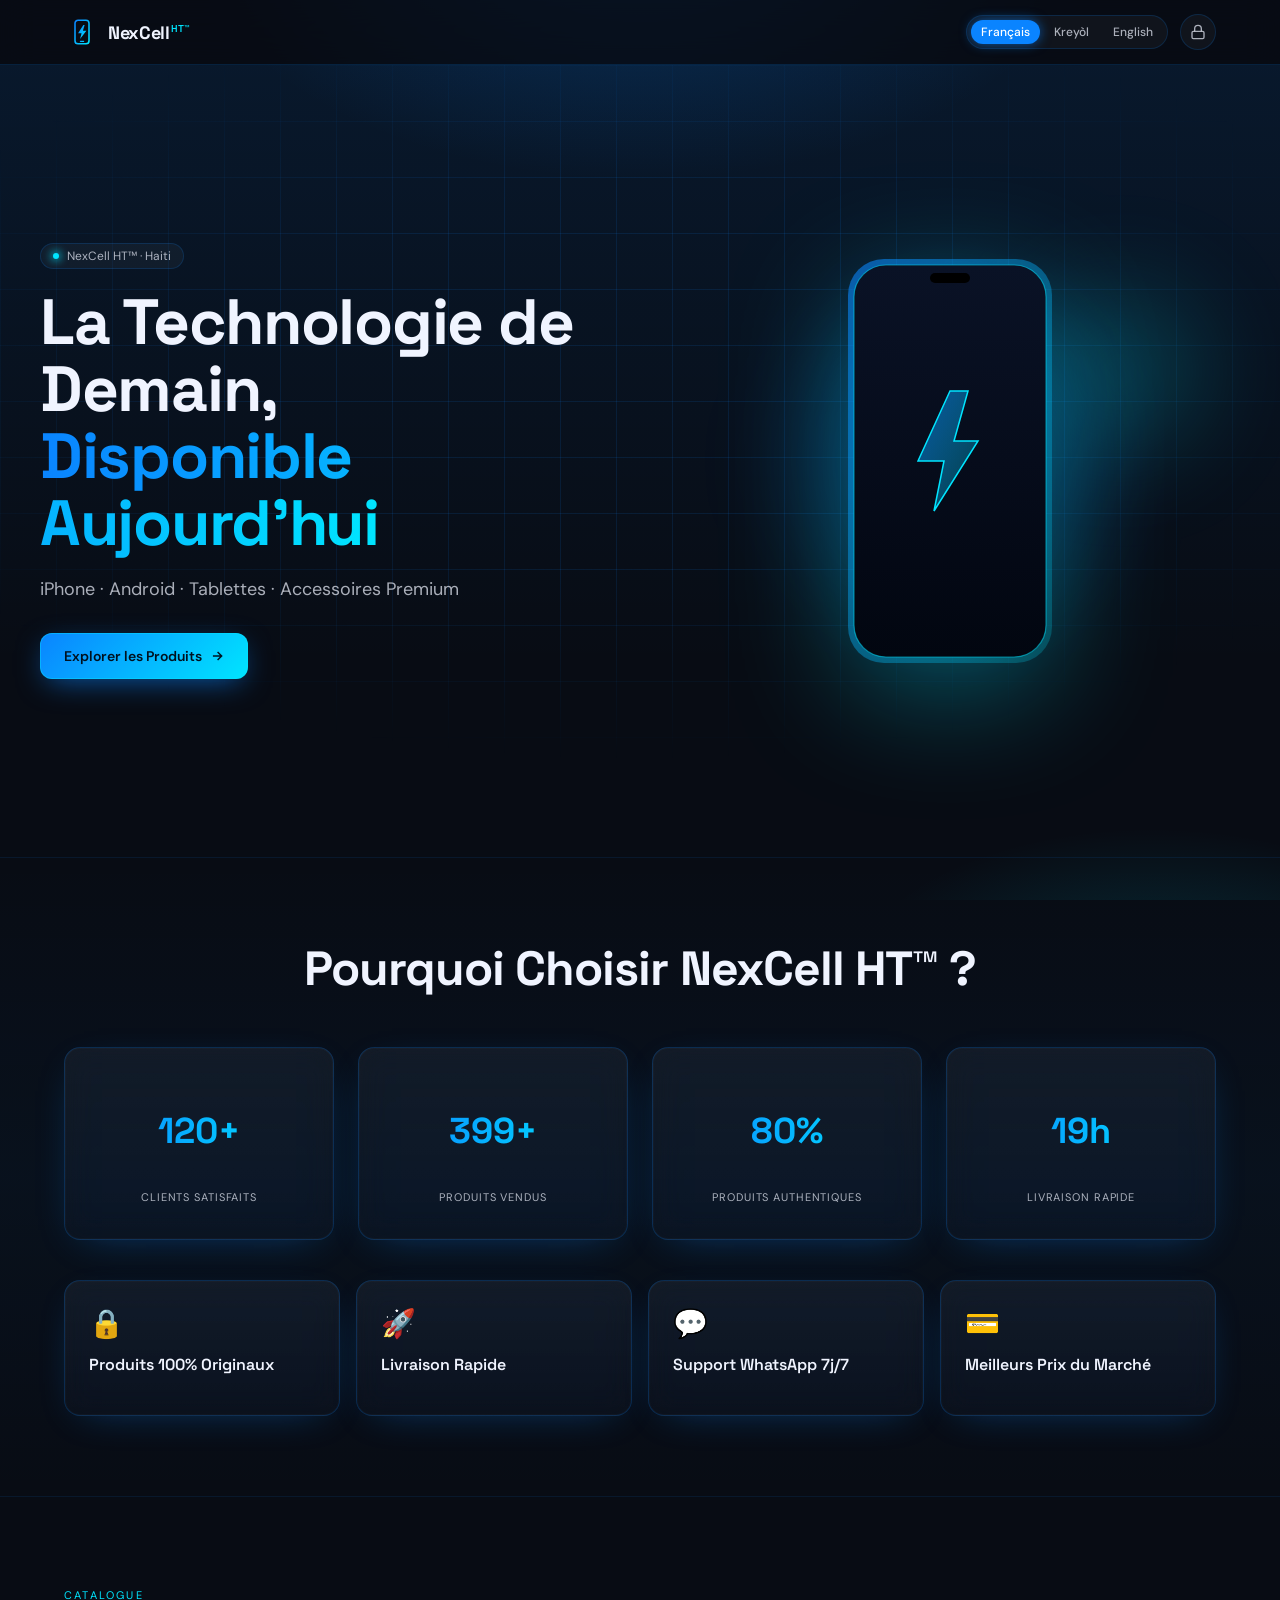
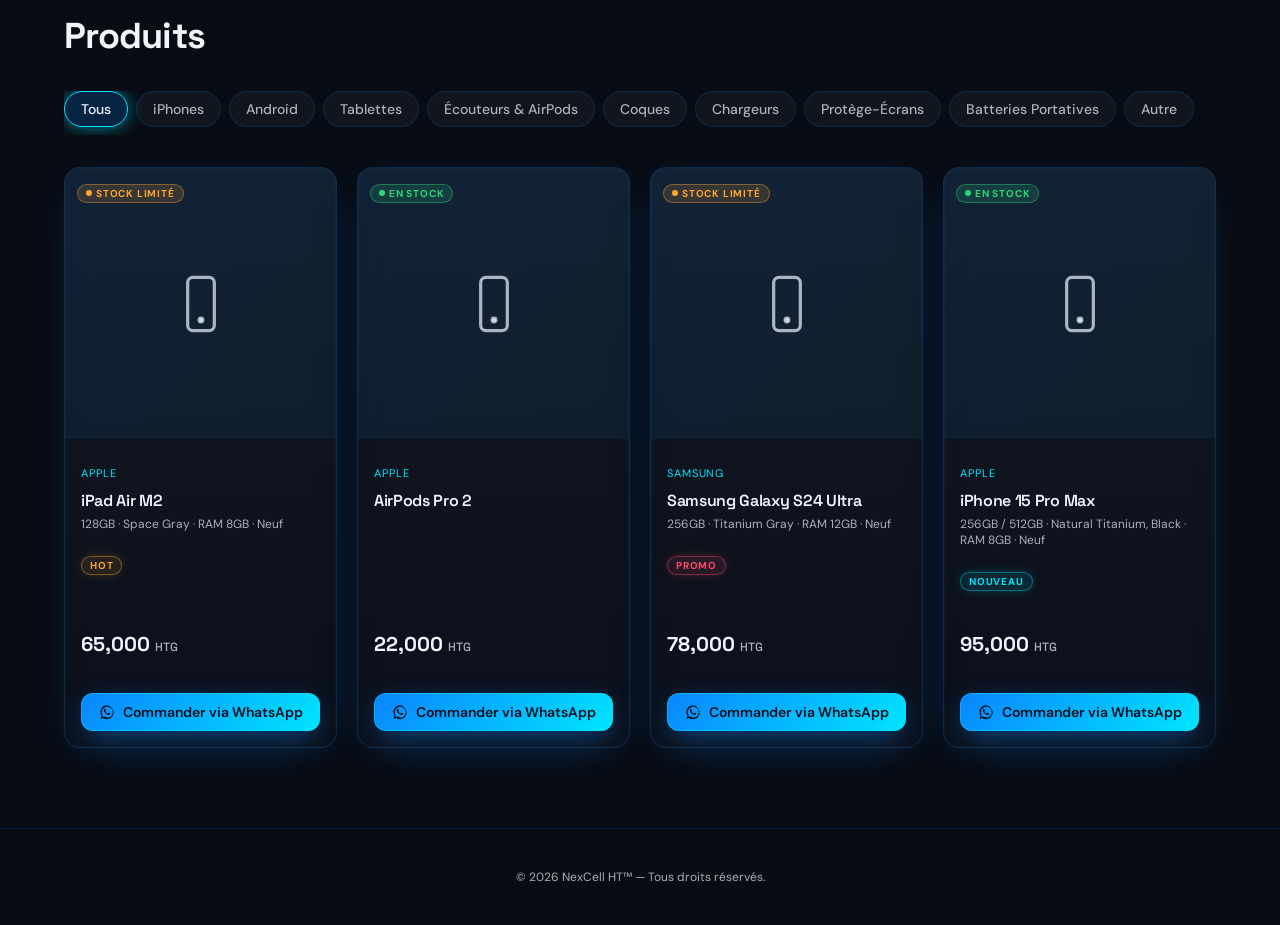
<file: index.html>
<!doctype html>
<html lang="fr">
<head>
<meta charset="utf-8"/>
<meta name="viewport" content="width=device-width,initial-scale=1"/>
<title>NexCell HT™ — iPhones, Android, Tablettes & Accessoires Premium en Haïti</title>
<meta name="description" content="NexCell HT™ — Boutique high-tech premium en Haïti. iPhone, Android, tablettes, AirPods, coques, chargeurs et plus. Commande rapide via WhatsApp."/>
<meta property="og:title" content="NexCell HT™ — Premium Tech Store Haiti"/>
<meta property="og:description" content="iPhone, Android, tablettes et accessoires premium. Livraison rapide en Haïti."/>
<meta property="og:type" content="website"/>
<link rel="preconnect" href="https://fonts.googleapis.com"/>
<link rel="preconnect" href="https://fonts.gstatic.com" crossorigin/>
<link href="https://fonts.googleapis.com/css2?family=DM+Sans:wght@400;500;600;700&family=Space+Grotesk:wght@500;600;700&display=swap" rel="stylesheet"/>
<link rel="stylesheet" href="assets/styles.css"/>
</head>
<body>
<script src="assets/i18n.js"></script>
<script src="assets/store.js"></script>
<script src="assets/app.js"></script>
</body>
</html>
</file>
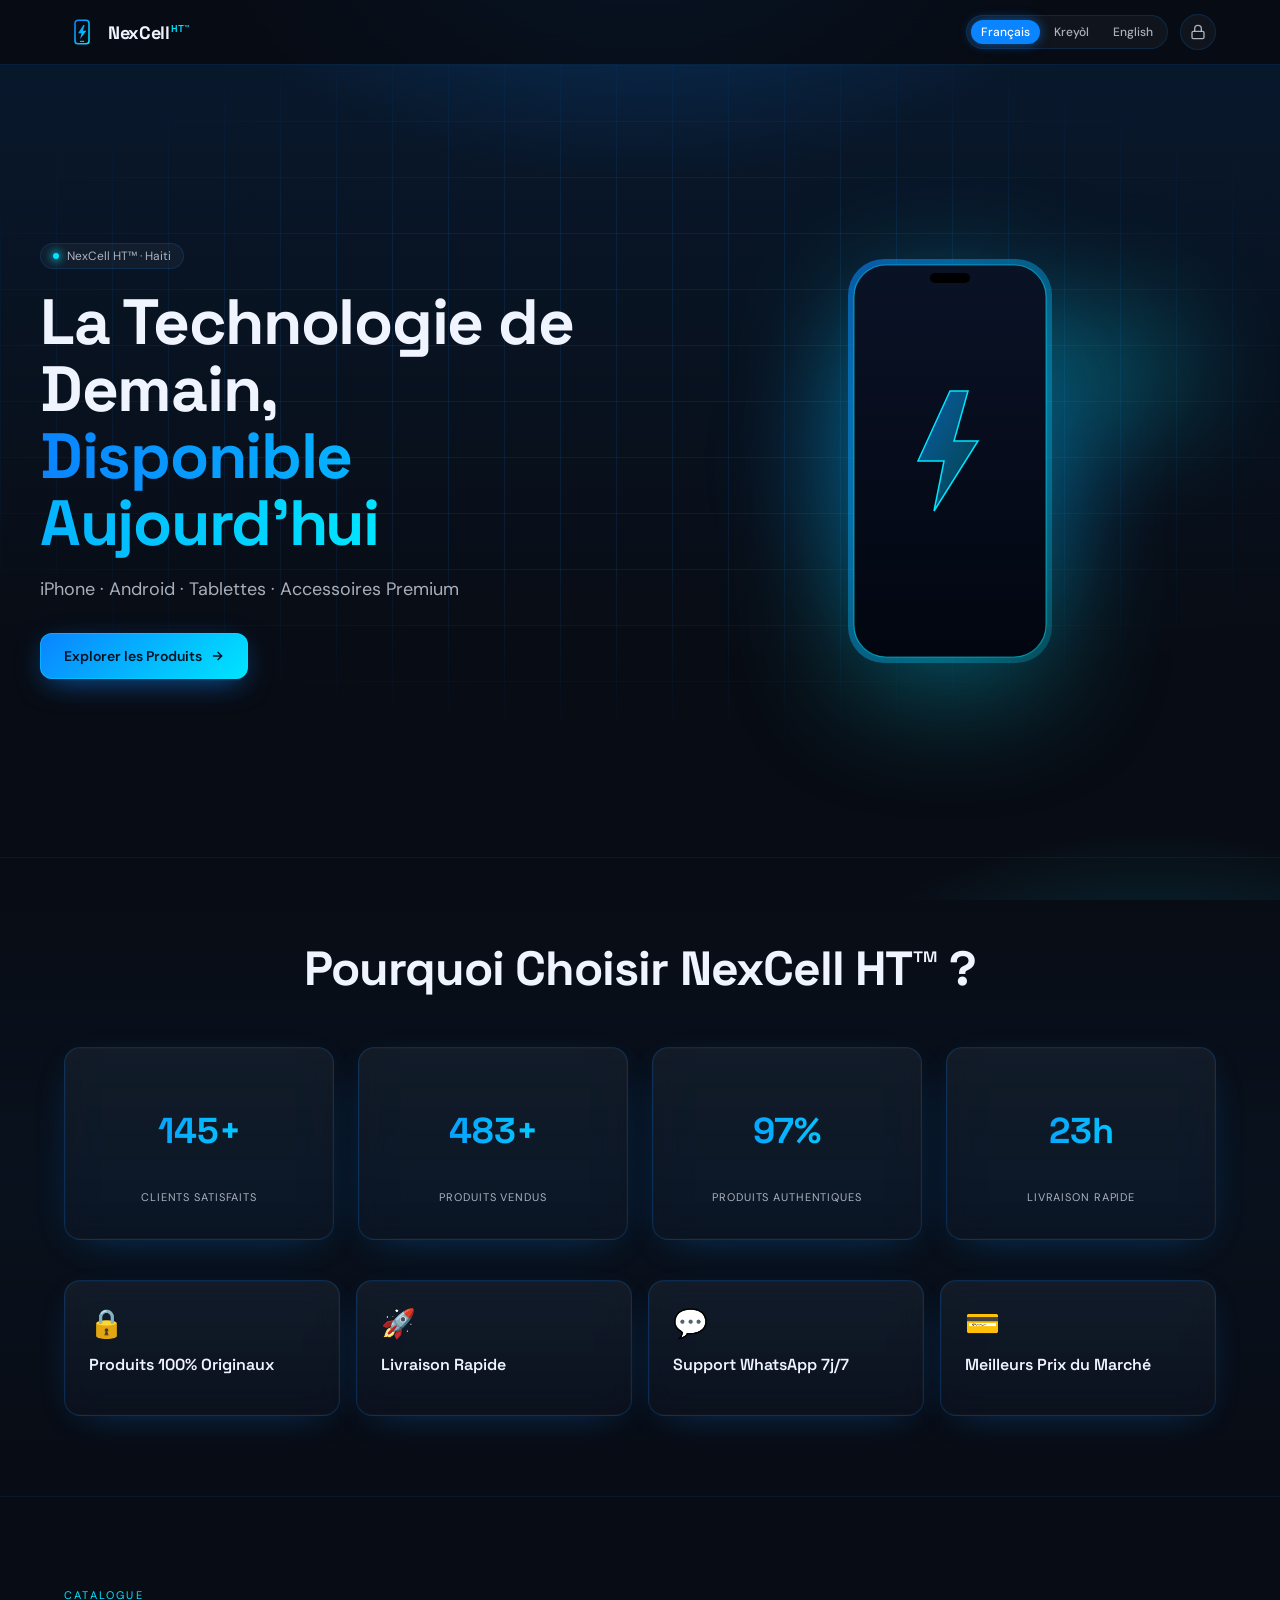
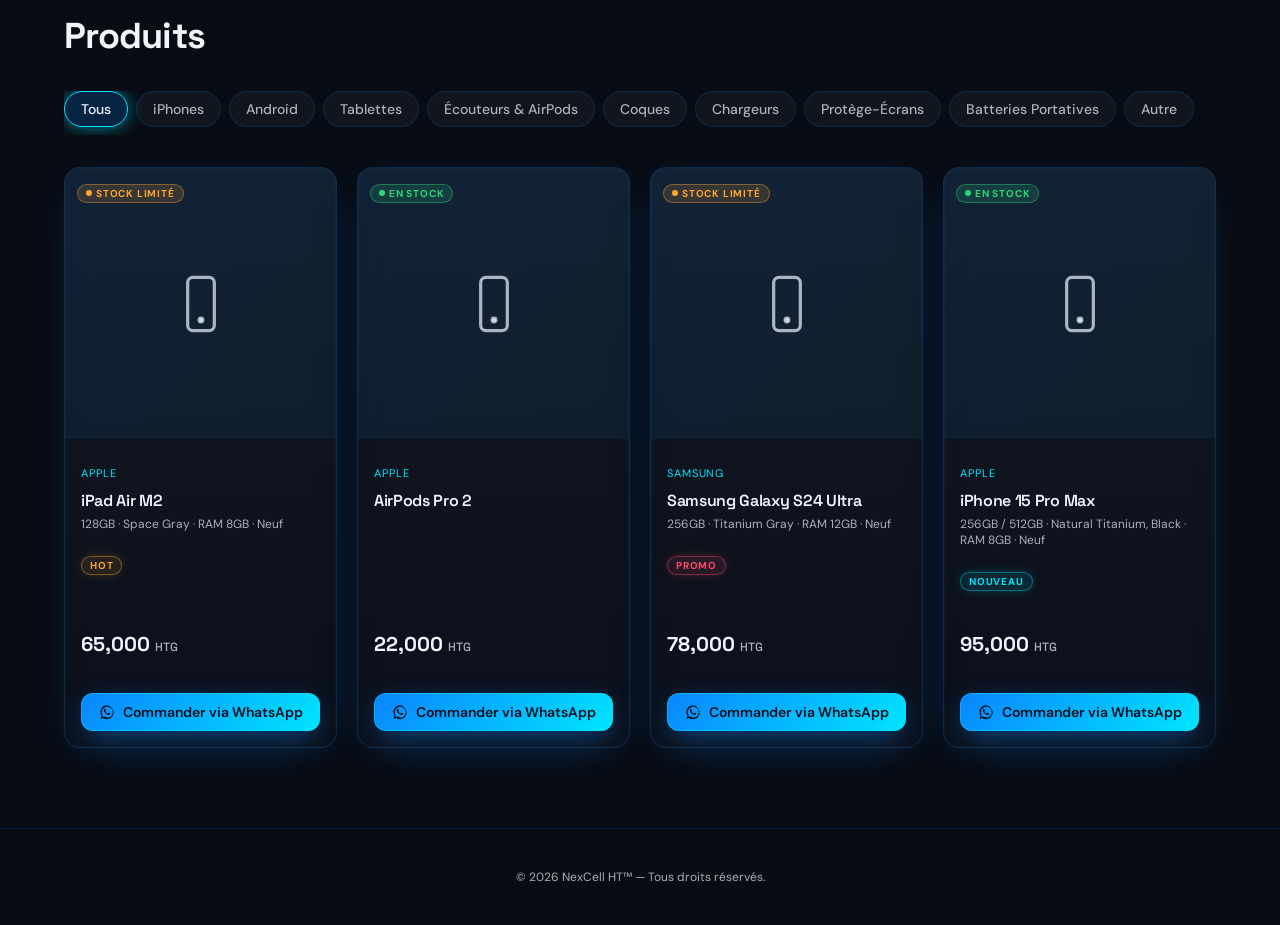
<file: admin.html>
<!doctype html>
<html lang="fr">
<head>
<meta charset="utf-8"/>
<meta name="viewport" content="width=device-width,initial-scale=1"/>
<title>Admin — NexCell HT™</title>
<meta name="robots" content="noindex,nofollow"/>
<link rel="preconnect" href="https://fonts.googleapis.com"/>
<link rel="preconnect" href="https://fonts.gstatic.com" crossorigin/>
<link href="https://fonts.googleapis.com/css2?family=DM+Sans:wght@400;500;600;700&family=Space+Grotesk:wght@500;600;700&display=swap" rel="stylesheet"/>
<link rel="stylesheet" href="assets/styles.css"/>
</head>
<body>
<script src="assets/i18n.js"></script>
<script src="assets/store.js"></script>
<script src="assets/admin.js"></script>
</body>
</html>
</file>
<file: assets/styles.css>
/* NexCell HT™ — static export */
:root{
  --background:#080C14;
  --surface:rgba(255,255,255,0.04);
  --surface-2:rgba(255,255,255,0.06);
  --foreground:#F0F4FF;
  --muted:rgba(240,244,255,0.55);
  --muted-foreground:rgba(240,244,255,0.7);
  --border:rgba(10,132,255,0.18);
  --border-glow:rgba(0,229,255,0.55);
  --primary:#0A84FF;
  --primary-foreground:#ffffff;
  --accent:#00E5FF;
  --success:#2BD67B;
  --warning:#FFA630;
  --danger:#FF4D6D;
  color-scheme:dark;
}
*{box-sizing:border-box;border-color:var(--border);}
html,body{margin:0;padding:0;background:var(--background);color:var(--foreground);font-family:'DM Sans',system-ui,sans-serif;-webkit-font-smoothing:antialiased;}
body{
  background-image:
    radial-gradient(60% 50% at 50% -10%, rgba(10,132,255,0.25), transparent 60%),
    radial-gradient(40% 30% at 90% 110%, rgba(0,229,255,0.15), transparent 60%);
  background-attachment:fixed;
  min-height:100vh;
}
h1,h2,h3,h4,h5,h6{font-family:'Space Grotesk',sans-serif;letter-spacing:-0.02em;margin:0;}
a{color:inherit;text-decoration:none;}
button{font-family:inherit;cursor:pointer;border:0;background:transparent;color:inherit;}
input,select,textarea{font-family:inherit;}

.container{max-width:1200px;margin:0 auto;padding:0 16px;}
@media(min-width:640px){.container{padding:0 24px;}}

.glass{
  background:linear-gradient(180deg,rgba(255,255,255,0.05),rgba(255,255,255,0.02));
  border:1px solid rgba(10,132,255,0.22);
  backdrop-filter:blur(14px) saturate(140%);
  -webkit-backdrop-filter:blur(14px) saturate(140%);
  box-shadow:0 0 0 1px rgba(255,255,255,0.02) inset, 0 10px 40px -20px rgba(10,132,255,0.45);
  border-radius:16px;
}
.glow-btn{
  background:linear-gradient(135deg,#0A84FF,#00E5FF);
  color:#00111F;font-weight:600;
  box-shadow:0 8px 30px -8px rgba(10,132,255,0.7),0 0 0 1px rgba(0,229,255,0.4) inset;
  transition:transform .2s ease,box-shadow .2s ease,filter .2s ease;
  border-radius:12px;padding:10px 18px;display:inline-flex;align-items:center;justify-content:center;gap:8px;
}
.glow-btn:hover{transform:translateY(-1px);filter:brightness(1.08);box-shadow:0 12px 40px -8px rgba(0,229,255,0.7);}
.glow-btn:active{transform:translateY(0);}
.glow-btn[disabled],.glow-btn[aria-disabled="true"]{cursor:not-allowed;filter:grayscale(0.6) brightness(0.7);}

.hero-grid{
  position:absolute;inset:0;z-index:-1;
  background-image:
    linear-gradient(rgba(10,132,255,0.12) 1px,transparent 1px),
    linear-gradient(90deg,rgba(10,132,255,0.12) 1px,transparent 1px);
  background-size:56px 56px;
  -webkit-mask-image:radial-gradient(ellipse 80% 60% at 50% 40%,#000 40%,transparent 80%);
  mask-image:radial-gradient(ellipse 80% 60% at 50% 40%,#000 40%,transparent 80%);
  animation:gridPulse 6s ease-in-out infinite;
}
@keyframes gridPulse{0%,100%{opacity:.55}50%{opacity:.9}}
@keyframes float{0%,100%{transform:translateY(0) rotate(-4deg)}50%{transform:translateY(-18px) rotate(-2deg)}}
.float-phone{animation:float 6s ease-in-out infinite;}
@keyframes fadeUp{from{opacity:0;transform:translateY(12px)}to{opacity:1;transform:translateY(0)}}
.fade-up{animation:fadeUp .6s ease-out both;}
.scrollbar-hide::-webkit-scrollbar{display:none;}
.scrollbar-hide{scrollbar-width:none;}

/* Navbar */
.nav{position:sticky;top:0;z-index:40;border-bottom:1px solid rgba(10,132,255,0.18);background:rgba(8,12,20,0.7);backdrop-filter:blur(18px);-webkit-backdrop-filter:blur(18px);}
.nav-inner{display:flex;height:64px;align-items:center;justify-content:space-between;}
.logo{display:inline-flex;align-items:center;gap:8px;}
.logo-name{font-family:'Space Grotesk';font-size:18px;font-weight:700;letter-spacing:-0.02em;}
.logo-name sup{margin-left:2px;font-size:10px;font-weight:600;color:var(--accent);}
.nav-actions{display:flex;align-items:center;gap:8px;}
@media(min-width:640px){.nav-actions{gap:12px;}}
.lang-switch{display:inline-flex;align-items:center;gap:4px;border:1px solid var(--border);background:var(--surface);border-radius:9999px;padding:4px;}
.lang-btn{border-radius:9999px;padding:4px 10px;font-size:12px;font-weight:500;color:var(--muted-foreground);transition:all .2s;}
.lang-btn:hover{color:var(--foreground);}
.lang-btn.active{background:var(--primary);color:var(--primary-foreground);box-shadow:0 0 12px rgba(10,132,255,0.6);}
.icon-btn{display:inline-flex;width:36px;height:36px;align-items:center;justify-content:center;border-radius:9999px;border:1px solid var(--border);background:var(--surface);color:var(--muted-foreground);transition:all .2s;}
.icon-btn:hover{border-color:var(--accent);color:var(--accent);}
.pill-link{display:none;border-radius:9999px;border:1px solid var(--border);background:var(--surface);padding:6px 12px;font-size:12px;color:var(--foreground);transition:.2s;}
.pill-link:hover{border-color:var(--accent);}
@media(min-width:640px){.pill-link{display:inline-block;}}

/* Hero */
.hero{position:relative;isolation:isolate;overflow:hidden;}
.hero-glow{position:absolute;left:0;right:0;top:0;height:600px;z-index:-1;background:linear-gradient(to bottom,rgba(10,132,255,0.1),transparent);}
.hero-inner{display:grid;min-height:88vh;gap:40px;align-items:center;padding:80px 0;}
@media(min-width:768px){.hero-inner{grid-template-columns:1fr 1fr;}}
.hero-badge{display:inline-flex;align-items:center;gap:8px;border:1px solid var(--border);background:var(--surface);border-radius:9999px;padding:4px 12px;font-size:12px;color:var(--muted-foreground);}
.hero-badge .dot{width:6px;height:6px;border-radius:9999px;background:var(--accent);box-shadow:0 0 8px 2px rgba(0,229,255,0.7);}
.hero-title{margin-top:20px;font-family:'Space Grotesk';font-size:40px;font-weight:700;line-height:1.05;}
@media(min-width:640px){.hero-title{font-size:56px;}}
@media(min-width:768px){.hero-title{font-size:64px;}}
.hero-grad{background:linear-gradient(90deg,var(--primary),var(--accent));-webkit-background-clip:text;background-clip:text;color:transparent;}
.hero-sub{margin-top:20px;max-width:520px;font-size:16px;color:var(--muted-foreground);}
@media(min-width:640px){.hero-sub{font-size:18px;}}
.hero-cta-wrap{margin-top:32px;}
.hero-visual{position:relative;display:none;height:420px;align-items:center;justify-content:center;}
@media(min-width:768px){.hero-visual{display:flex;}}
.hero-blob{position:absolute;border-radius:9999px;filter:blur(50px);}
.hero-blob.one{width:288px;height:288px;background:rgba(10,132,255,0.2);}
.hero-blob.two{width:160px;height:160px;background:rgba(0,229,255,0.2);right:40px;top:40px;}

/* Why */
.why{position:relative;border-top:1px solid rgba(10,132,255,0.1);border-bottom:1px solid rgba(10,132,255,0.1);padding:80px 0;background:linear-gradient(to bottom,transparent,rgba(10,132,255,0.04),transparent);}
.why h2{text-align:center;font-size:32px;font-weight:700;}
@media(min-width:640px){.why h2{font-size:40px;}}
@media(min-width:768px){.why h2{font-size:48px;}}
.stats{display:grid;gap:16px;grid-template-columns:repeat(2,1fr);margin-top:48px;}
@media(min-width:768px){.stats{grid-template-columns:repeat(4,1fr);gap:24px;}}
.stat{padding:24px;text-align:center;}
.stat-num{font-family:'Space Grotesk';font-size:30px;font-weight:700;background:linear-gradient(90deg,var(--primary),var(--accent));-webkit-background-clip:text;background-clip:text;color:transparent;}
@media(min-width:640px){.stat-num{font-size:36px;}}
.stat-lbl{margin-top:8px;font-size:11px;letter-spacing:0.08em;text-transform:uppercase;color:var(--muted-foreground);}
.feats{display:grid;gap:16px;margin-top:40px;}
@media(min-width:640px){.feats{grid-template-columns:1fr 1fr;}}
@media(min-width:768px){.feats{grid-template-columns:repeat(4,1fr);}}
.feat{padding:24px;transition:.2s;}
.feat:hover{transform:translateY(-4px);border-color:rgba(0,229,255,0.6);}
.feat-icon{font-size:28px;}
.feat-lbl{margin-top:12px;font-family:'Space Grotesk';font-weight:600;}

/* Products */
.products{position:relative;padding:80px 0;}
.products-head-eyebrow{font-size:11px;letter-spacing:0.2em;text-transform:uppercase;color:var(--accent);}
.products-head h2{margin-top:8px;font-size:30px;font-weight:700;}
@media(min-width:640px){.products-head h2{font-size:36px;}}
.filters{display:flex;gap:8px;overflow-x:auto;padding-bottom:8px;margin:32px -16px 0;padding-left:16px;padding-right:16px;}
@media(min-width:640px){.filters{margin:32px 0 0;padding-left:0;padding-right:0;}}
.filter-pill{flex-shrink:0;border-radius:9999px;border:1px solid var(--border);background:var(--surface);padding:8px 16px;font-size:14px;font-weight:500;color:var(--muted-foreground);transition:.2s;}
.filter-pill:hover{border-color:rgba(0,229,255,0.6);color:var(--foreground);}
.filter-pill.active{border-color:var(--accent);background:rgba(10,132,255,0.2);color:var(--foreground);box-shadow:0 0 18px -2px rgba(0,229,255,0.7);}
.product-grid{margin-top:32px;display:grid;gap:20px;grid-template-columns:1fr;}
@media(min-width:640px){.product-grid{grid-template-columns:1fr 1fr;}}
@media(min-width:1024px){.product-grid{grid-template-columns:repeat(3,1fr);}}
@media(min-width:1280px){.product-grid{grid-template-columns:repeat(4,1fr);}}
.card{display:flex;flex-direction:column;overflow:hidden;transition:.2s;}
.card:hover{transform:translateY(-4px);box-shadow:0 20px 60px -20px rgba(0,229,255,0.55);}
.card-img{position:relative;aspect-ratio:1/1;overflow:hidden;background:linear-gradient(135deg,rgba(10,132,255,0.1),rgba(0,229,255,0.05));}
.card-img img{width:100%;height:100%;object-fit:cover;transition:transform .5s;}
.card:hover .card-img img{transform:scale(1.05);}
.card-img .placeholder{display:flex;height:100%;align-items:center;justify-content:center;color:var(--muted-foreground);}
.badge{display:inline-flex;align-items:center;gap:4px;border-radius:9999px;border:1px solid;padding:2px 8px;font-size:10px;font-weight:700;letter-spacing:0.08em;text-transform:uppercase;}
.badge .dot{width:6px;height:6px;border-radius:9999px;background:currentColor;}
.badge-in{background:rgba(43,214,123,0.15);color:var(--success);border-color:rgba(43,214,123,0.4);}
.badge-low{background:rgba(255,166,48,0.15);color:var(--warning);border-color:rgba(255,166,48,0.4);}
.badge-out{background:rgba(255,77,109,0.15);color:var(--danger);border-color:rgba(255,77,109,0.4);}
.card-badge-pos{position:absolute;left:12px;top:12px;}
.out-veil{position:absolute;inset:0;display:flex;align-items:center;justify-content:center;background:rgba(8,12,20,0.4);}
.out-veil span{border-radius:9999px;border:1px solid rgba(255,77,109,0.5);background:rgba(255,77,109,0.1);padding:4px 12px;font-size:12px;font-weight:600;letter-spacing:0.12em;text-transform:uppercase;color:var(--danger);}
.card-body{display:flex;flex-direction:column;gap:12px;padding:16px;flex:1;}
.brand{font-size:11px;letter-spacing:0.08em;text-transform:uppercase;color:var(--accent);}
.pname{margin-top:2px;font-family:'Space Grotesk';font-size:16px;font-weight:600;line-height:1.3;}
.pspecs{margin-top:4px;font-size:12px;color:var(--muted-foreground);display:-webkit-box;-webkit-line-clamp:2;-webkit-box-orient:vertical;overflow:hidden;}
.tags{display:flex;flex-wrap:wrap;gap:6px;}
.tag{border-radius:9999px;border:1px solid;padding:2px 8px;font-size:10px;font-weight:700;letter-spacing:0.08em;text-transform:uppercase;}
.price{font-family:'Space Grotesk';font-size:20px;font-weight:700;}
.price .cur{font-size:12px;font-weight:500;color:var(--muted-foreground);}
.card .glow-btn{margin-top:4px;padding:10px 16px;font-size:14px;}
.wa-disabled{cursor:not-allowed;border:1px solid var(--border);background:var(--surface);color:var(--muted-foreground);border-radius:12px;padding:10px 16px;font-size:14px;font-weight:600;display:inline-flex;align-items:center;justify-content:center;gap:8px;}
.empty{margin-top:40px;padding:64px;text-align:center;color:var(--muted-foreground);}

footer{border-top:1px solid rgba(10,132,255,0.18);padding:40px 16px;text-align:center;font-size:12px;color:var(--muted-foreground);}

/* Modal */
.modal-overlay{position:fixed;inset:0;z-index:50;display:flex;align-items:center;justify-content:center;background:rgba(0,0,0,0.7);backdrop-filter:blur(10px);-webkit-backdrop-filter:blur(10px);padding:16px;}
.modal{width:100%;max-width:384px;padding:24px;}
.modal h2{font-family:'Space Grotesk';font-size:20px;font-weight:700;}
.modal .sub{margin-top:4px;font-size:14px;color:var(--muted-foreground);}
.label{display:block;font-size:11px;letter-spacing:0.08em;text-transform:uppercase;color:var(--muted-foreground);margin-bottom:4px;}
.input{width:100%;border-radius:8px;border:1px solid var(--border);background:rgba(8,12,20,0.6);padding:10px 12px;color:var(--foreground);outline:none;font-size:14px;}
.input:focus{border-color:var(--accent);box-shadow:0 0 0 3px rgba(0,229,255,0.15);}
.error-msg{margin-top:8px;font-size:14px;color:var(--danger);}
.btn-ghost{border-radius:8px;border:1px solid var(--border);padding:8px 16px;font-size:14px;color:var(--muted-foreground);transition:.2s;}
.btn-ghost:hover{color:var(--foreground);}
.btn-danger{border-radius:8px;background:var(--danger);padding:8px 16px;font-size:14px;font-weight:600;color:#fff;}
.modal-actions{display:flex;justify-content:flex-end;gap:8px;margin-top:20px;}

/* Admin */
.admin-wrap{max-width:1200px;margin:0 auto;display:grid;gap:24px;padding:32px 16px;}
@media(min-width:768px){.admin-wrap{grid-template-columns:220px 1fr;padding:32px 24px;}}
.aside{padding:16px;height:fit-content;}
@media(min-width:768px){.aside{position:sticky;top:80px;}}
.aside-title{padding:0 8px;font-size:11px;letter-spacing:0.08em;text-transform:uppercase;color:var(--accent);}
.aside-nav{display:flex;flex-direction:column;gap:4px;margin-top:12px;}
.aside-link{border-radius:8px;padding:8px 12px;text-align:left;font-size:14px;color:var(--muted-foreground);transition:.2s;}
.aside-link:hover{color:var(--foreground);}
.aside-link.active{background:rgba(10,132,255,0.2);color:var(--foreground);}
.aside-logout{margin-top:12px;border-radius:8px;border:1px solid var(--border);padding:8px 12px;text-align:left;font-size:14px;color:var(--muted-foreground);}
.aside-logout:hover{color:var(--danger);}
.admin-main{display:flex;flex-direction:column;gap:24px;}
.dash-h1{font-family:'Space Grotesk';font-size:30px;font-weight:700;}
.dash-sub{font-size:14px;color:var(--muted-foreground);}
.stat-grid{display:grid;gap:16px;grid-template-columns:repeat(2,1fr);}
@media(min-width:1024px){.stat-grid{grid-template-columns:repeat(5,1fr);}}
.scard{padding:16px;}
.scard p:first-child{font-size:11px;letter-spacing:0.08em;text-transform:uppercase;color:var(--muted-foreground);}
.scard p:last-child{margin-top:4px;font-family:'Space Grotesk';font-size:30px;font-weight:700;margin-bottom:0;}
.cat-strip{padding:16px;}
.cat-strip .row{display:flex;flex-wrap:wrap;gap:8px;margin-top:12px;}
.cat-chip{border-radius:9999px;border:1px solid var(--border);background:var(--surface);padding:4px 12px;font-size:12px;}

.form-card{padding:24px;}
.form-card h3{font-family:'Space Grotesk';font-size:18px;font-weight:700;}
.fgrid{margin-top:20px;display:grid;gap:16px;}
@media(min-width:640px){.fgrid{grid-template-columns:1fr 1fr;}}
.spec-box{margin-top:24px;border-radius:12px;border:1px solid rgba(10,132,255,0.18);background:rgba(8,12,20,0.3);padding:16px;}
.spec-box-eyebrow{margin-bottom:12px;font-size:11px;letter-spacing:0.08em;text-transform:uppercase;color:var(--accent);}
.storage-pill{border-radius:9999px;border:1px solid var(--border);background:var(--surface);padding:4px 12px;font-size:12px;color:var(--muted-foreground);transition:.2s;}
.storage-pill.active{border-color:var(--accent);background:rgba(10,132,255,0.2);color:var(--foreground);box-shadow:0 0 10px -2px rgba(0,229,255,0.6);}
.chip{display:inline-flex;align-items:center;gap:4px;border-radius:9999px;border:1px solid var(--border);background:var(--surface);padding:2px 8px;font-size:12px;}
.chip button{color:var(--muted-foreground);}
.chip button:hover{color:var(--danger);}
.tag-chip{display:inline-flex;align-items:center;gap:4px;border-radius:9999px;border:1px solid;padding:2px 8px;font-size:12px;font-weight:600;}
.row-tags{display:flex;flex-wrap:wrap;gap:6px;margin-top:8px;}
.form-actions{display:flex;flex-wrap:wrap;align-items:center;justify-content:space-between;gap:12px;border-top:1px solid rgba(10,132,255,0.18);padding-top:20px;margin-top:24px;}
.cb-row{display:inline-flex;align-items:center;gap:8px;font-size:14px;}
.file-input{display:block;width:100%;font-size:14px;color:var(--muted-foreground);}
.file-input::file-selector-button{margin-right:12px;border-radius:6px;border:0;background:rgba(10,132,255,0.2);padding:8px 12px;font-size:14px;color:var(--foreground);cursor:pointer;}
.file-input::file-selector-button:hover{background:rgba(10,132,255,0.3);}
.thumb-preview{margin-top:12px;height:112px;width:112px;border-radius:8px;border:1px solid var(--border);object-fit:cover;}

.table-wrap{overflow-x:auto;}
table.products-table{width:100%;min-width:800px;font-size:14px;border-collapse:collapse;}
.products-table thead{border-bottom:1px solid rgba(10,132,255,0.18);}
.products-table th{padding:12px 16px;text-align:left;font-size:11px;letter-spacing:0.08em;text-transform:uppercase;color:var(--muted-foreground);font-weight:500;}
.products-table th:last-child{text-align:right;}
.products-table tbody tr{border-bottom:1px solid rgba(10,132,255,0.1);}
.products-table tbody tr:last-child{border-bottom:0;}
.products-table tbody tr:hover{background:rgba(255,255,255,0.03);}
.products-table td{padding:12px 16px;vertical-align:middle;}
.products-table td:last-child{text-align:right;}
.thumb{height:48px;width:48px;border-radius:8px;border:1px solid var(--border);object-fit:cover;}
.thumb-placeholder{height:48px;width:48px;border-radius:8px;border:1px solid var(--border);background:var(--surface);}
.qty-input{width:80px;border-radius:6px;border:1px solid var(--border);background:rgba(8,12,20,0.6);padding:4px 8px;font-size:14px;color:var(--foreground);}
.toggle{display:inline-flex;width:44px;height:24px;align-items:center;border-radius:9999px;border:1px solid var(--border);padding:2px;transition:.2s;}
.toggle.on{background:rgba(10,132,255,0.4);}
.toggle.off{background:var(--surface);}
.toggle-dot{height:16px;width:16px;border-radius:9999px;background:var(--foreground);transition:transform .2s;}
.toggle.on .toggle-dot{transform:translateX(20px);}
.btn-edit{margin-right:8px;border-radius:6px;border:1px solid var(--border);padding:4px 10px;font-size:12px;}
.btn-edit:hover{border-color:var(--accent);}
.btn-del{border-radius:6px;border:1px solid rgba(255,77,109,0.5);padding:4px 10px;font-size:12px;color:var(--danger);}
.btn-del:hover{background:rgba(255,77,109,0.1);}
.add-bar{display:flex;align-items:center;justify-content:space-between;}
.add-bar h1{font-family:'Space Grotesk';font-size:24px;font-weight:700;}
.dash-section{display:flex;flex-direction:column;gap:24px;}
</file>
